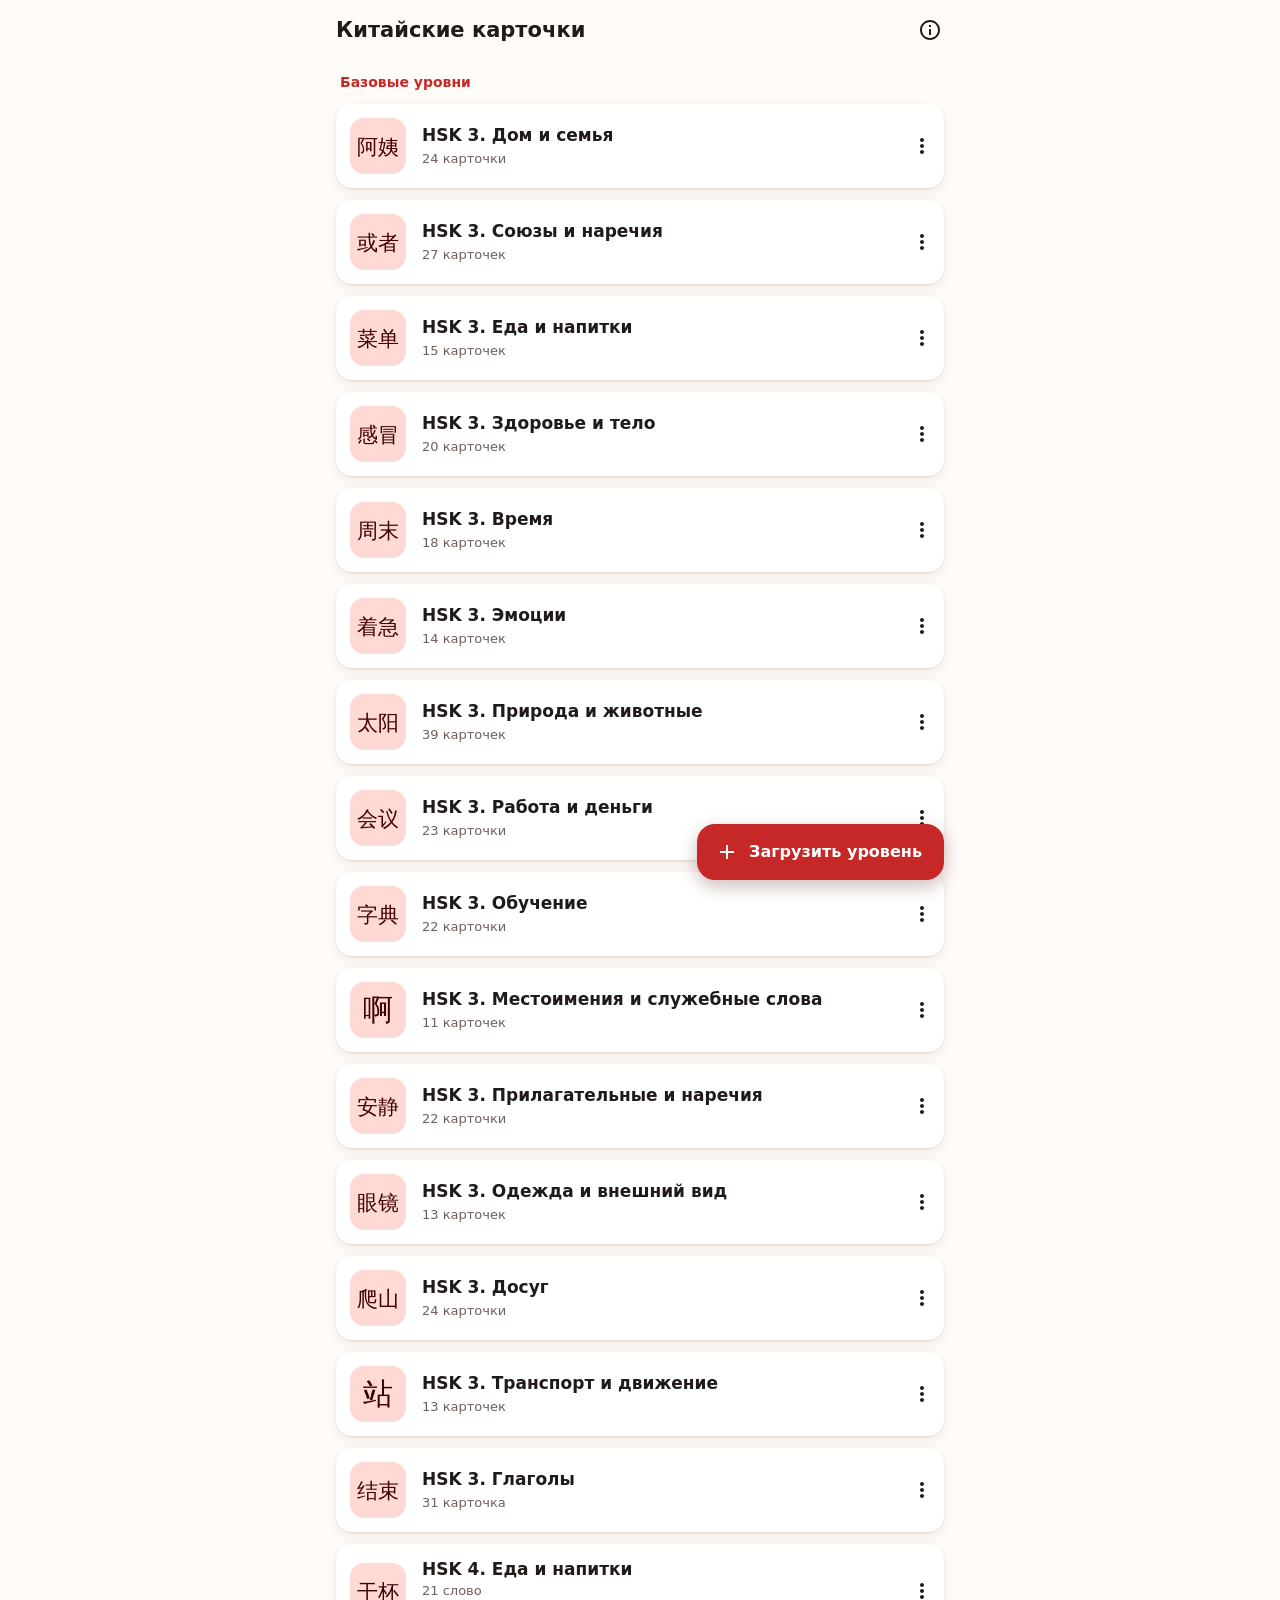
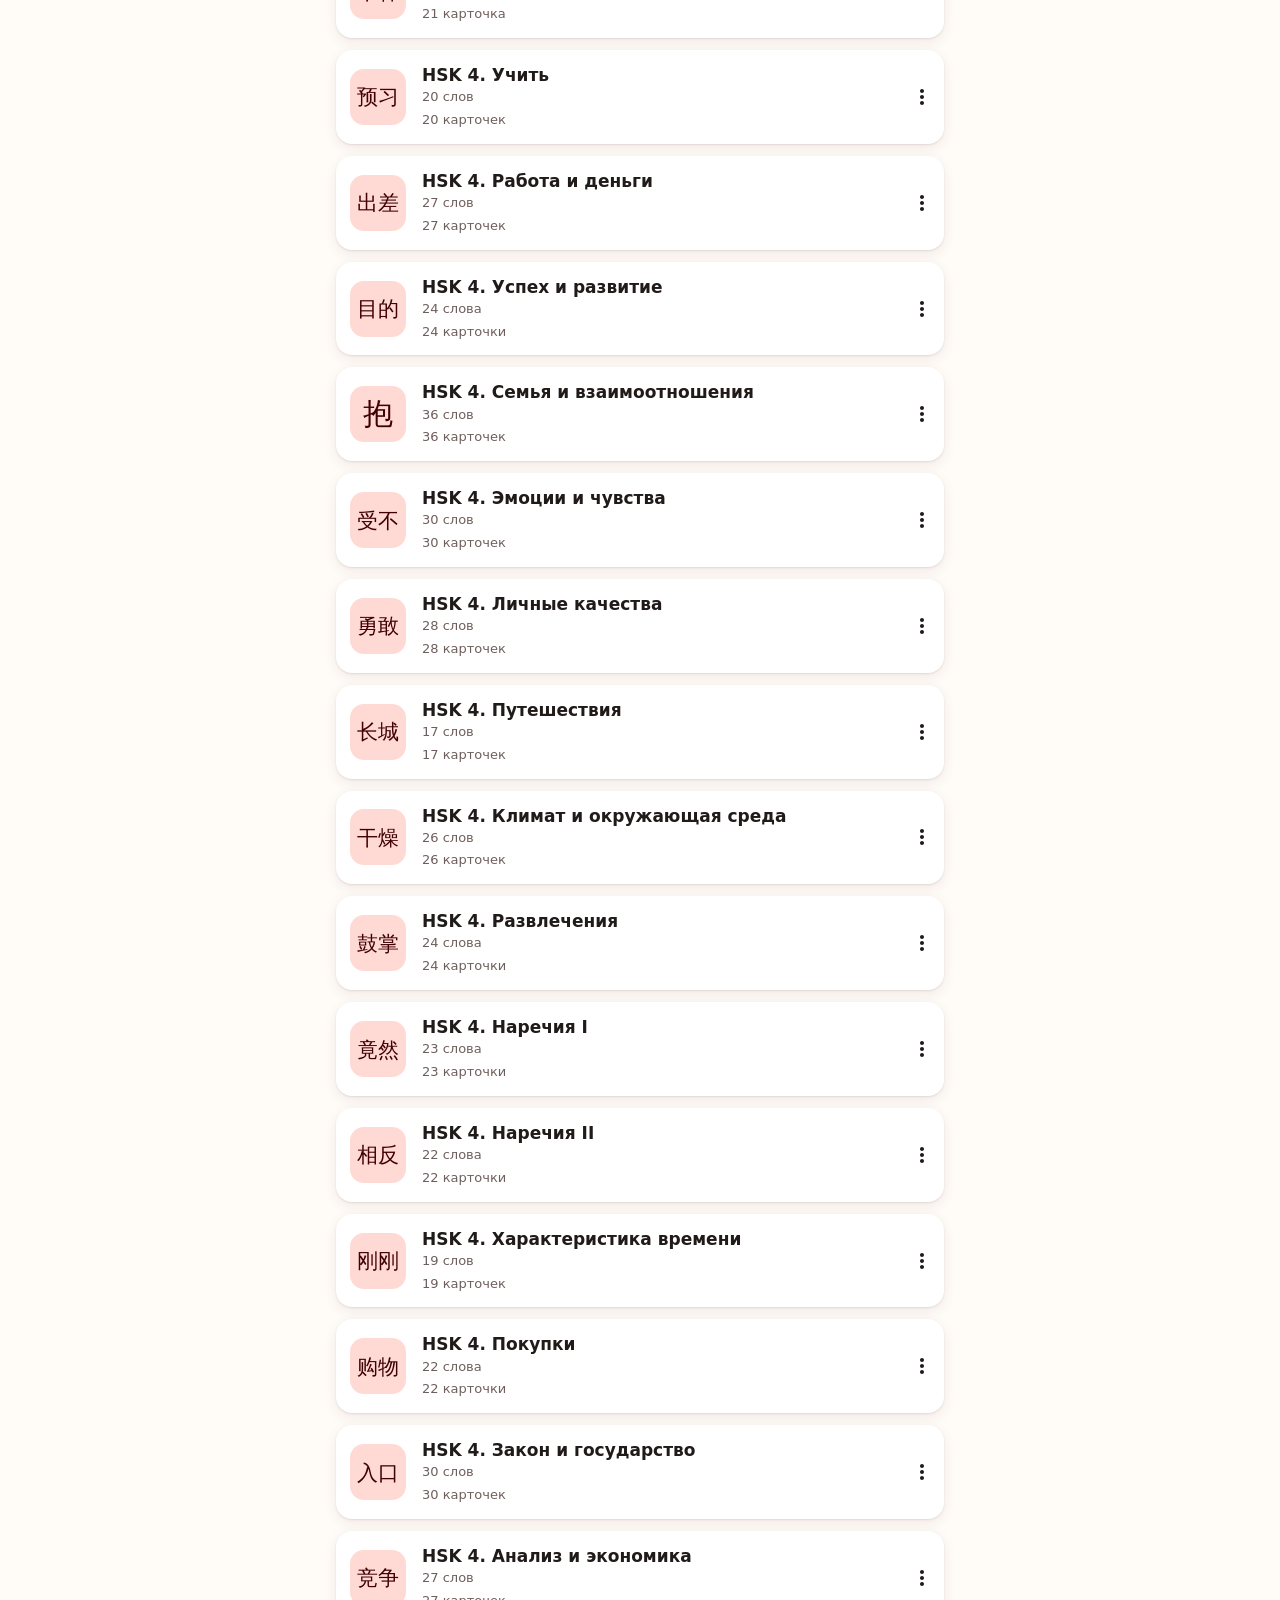
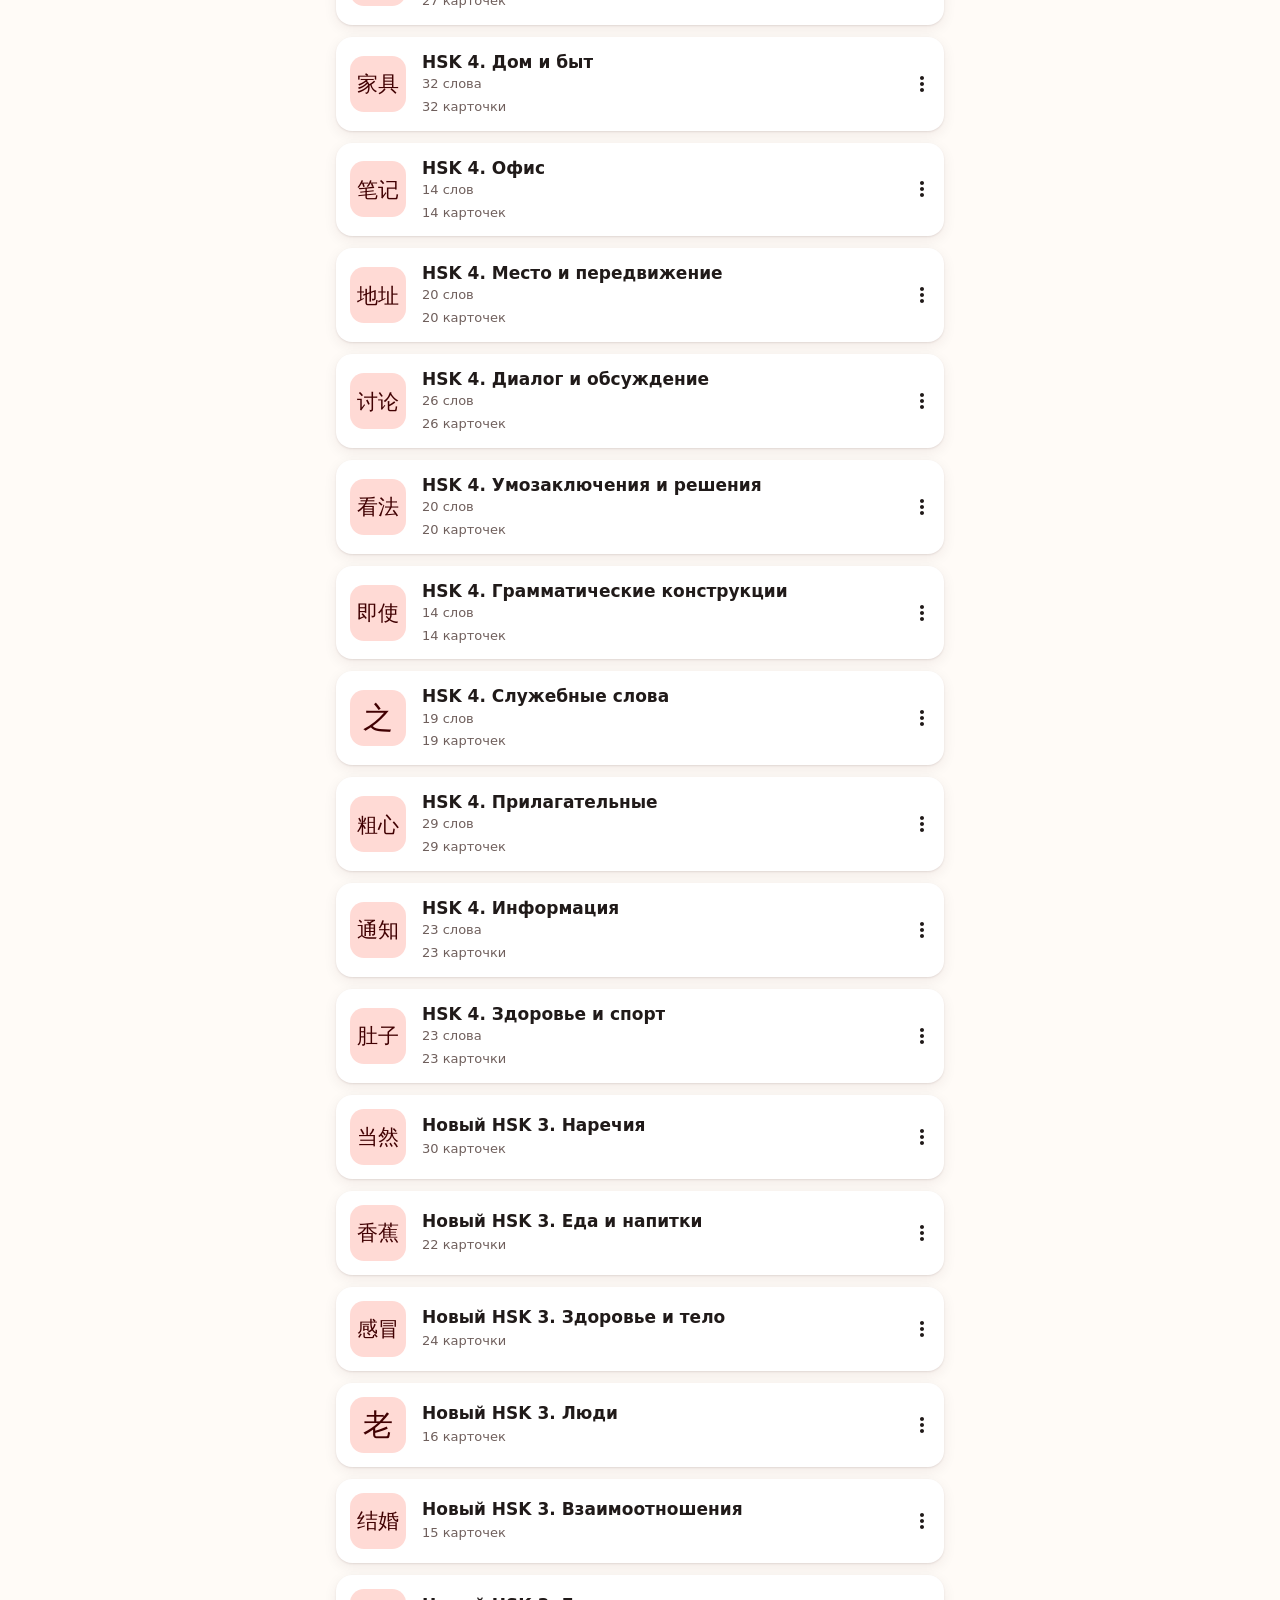
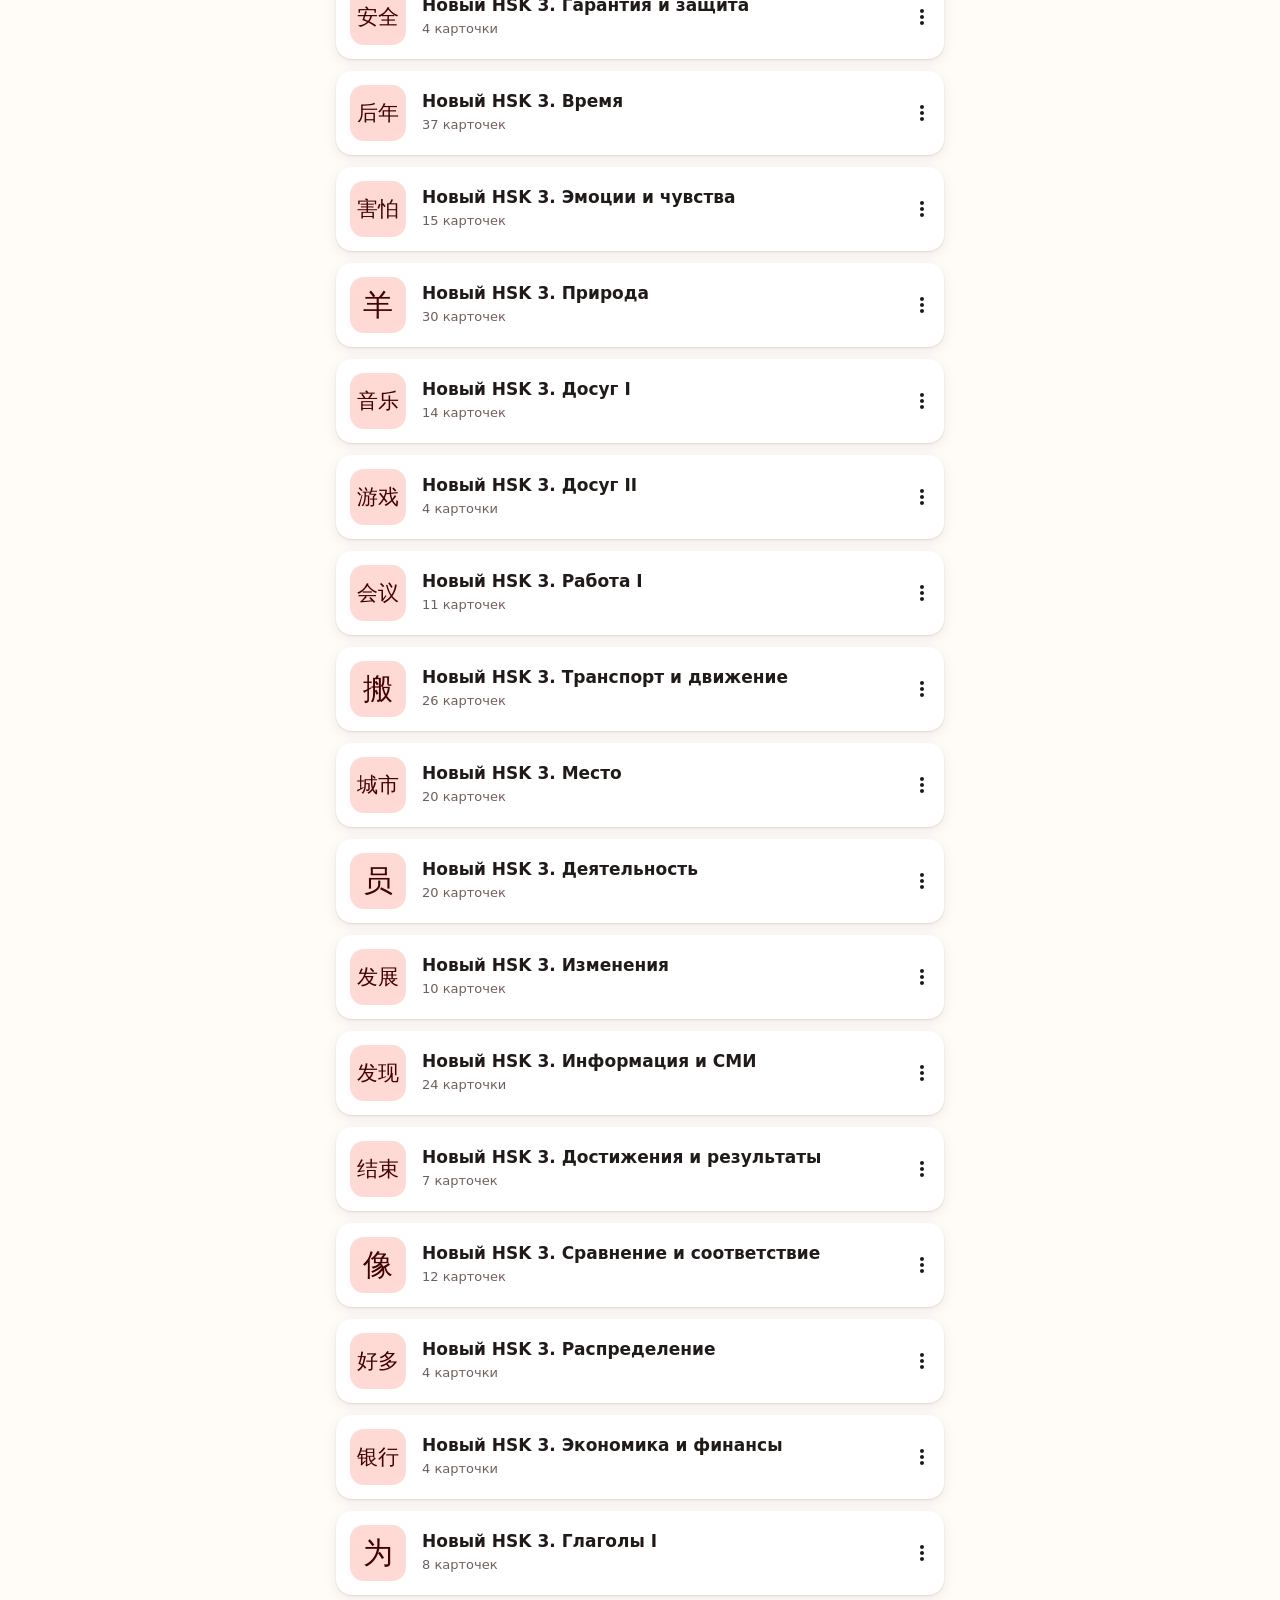
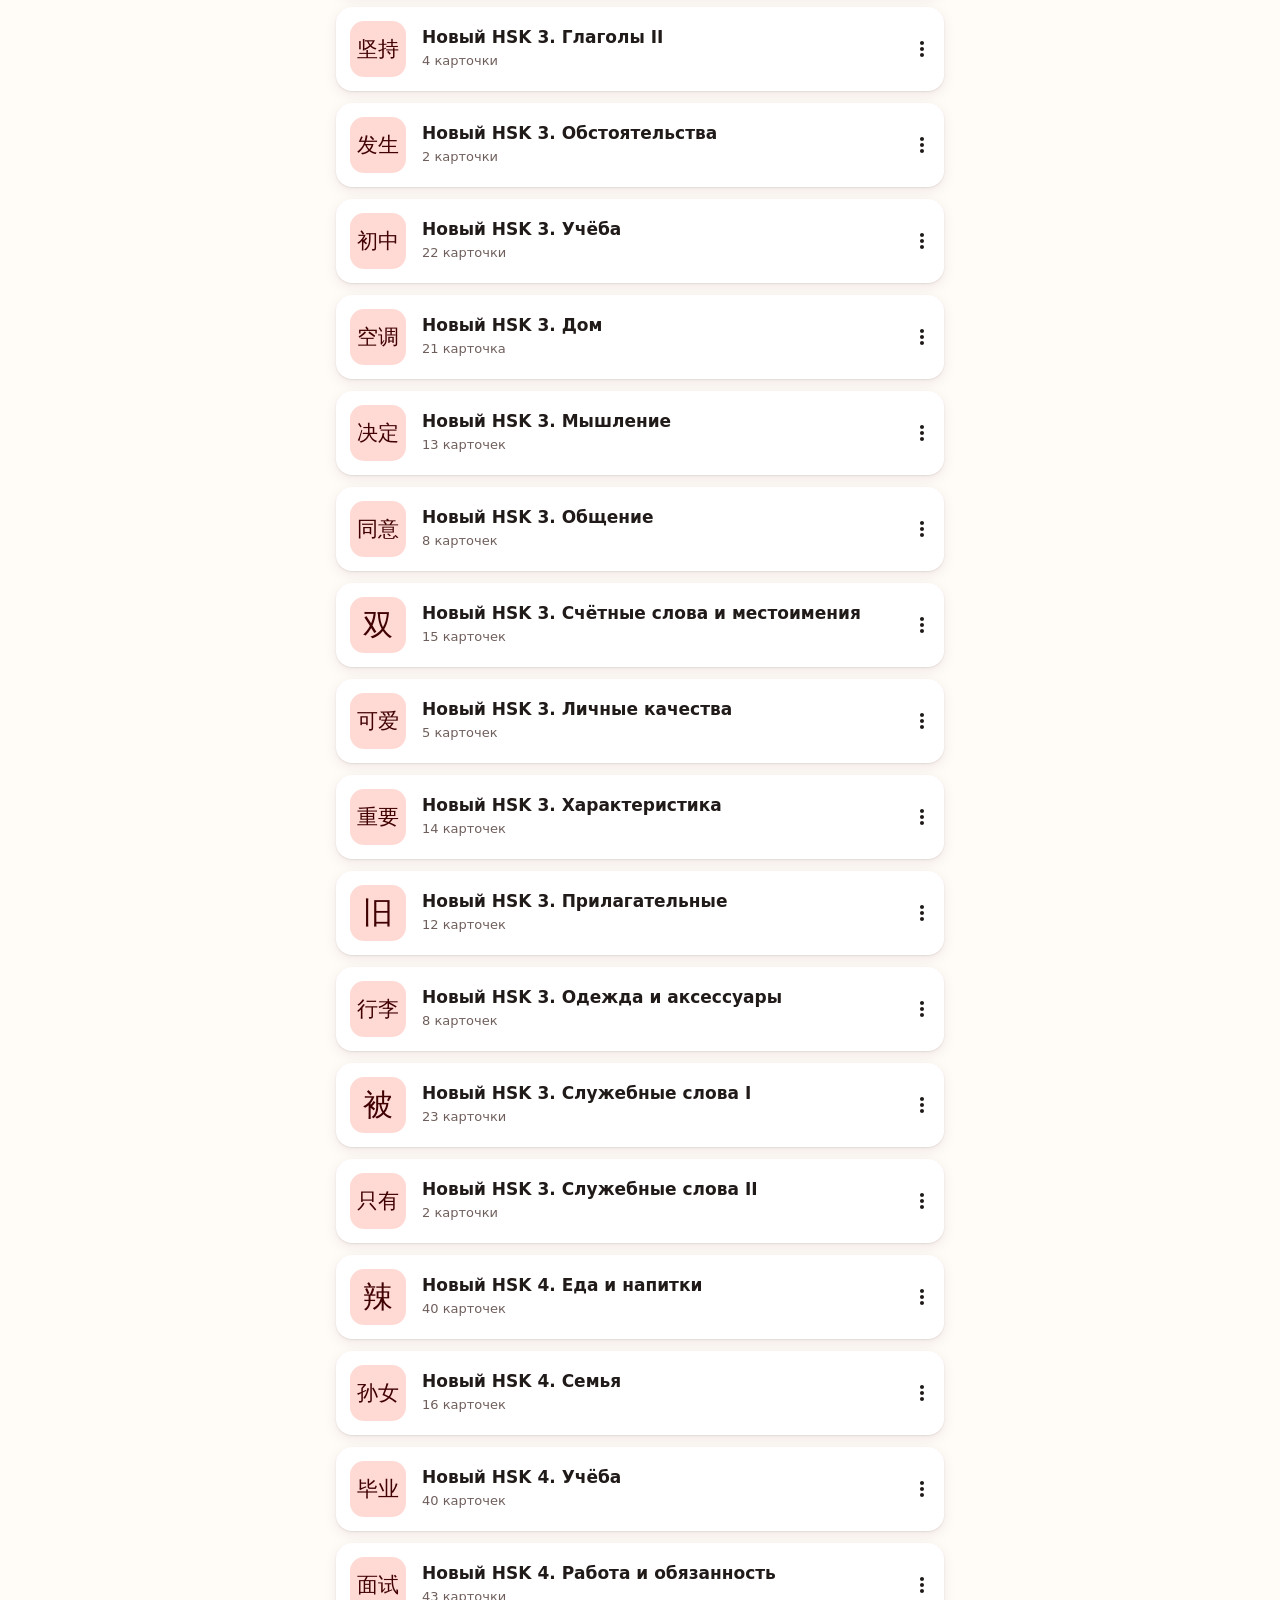
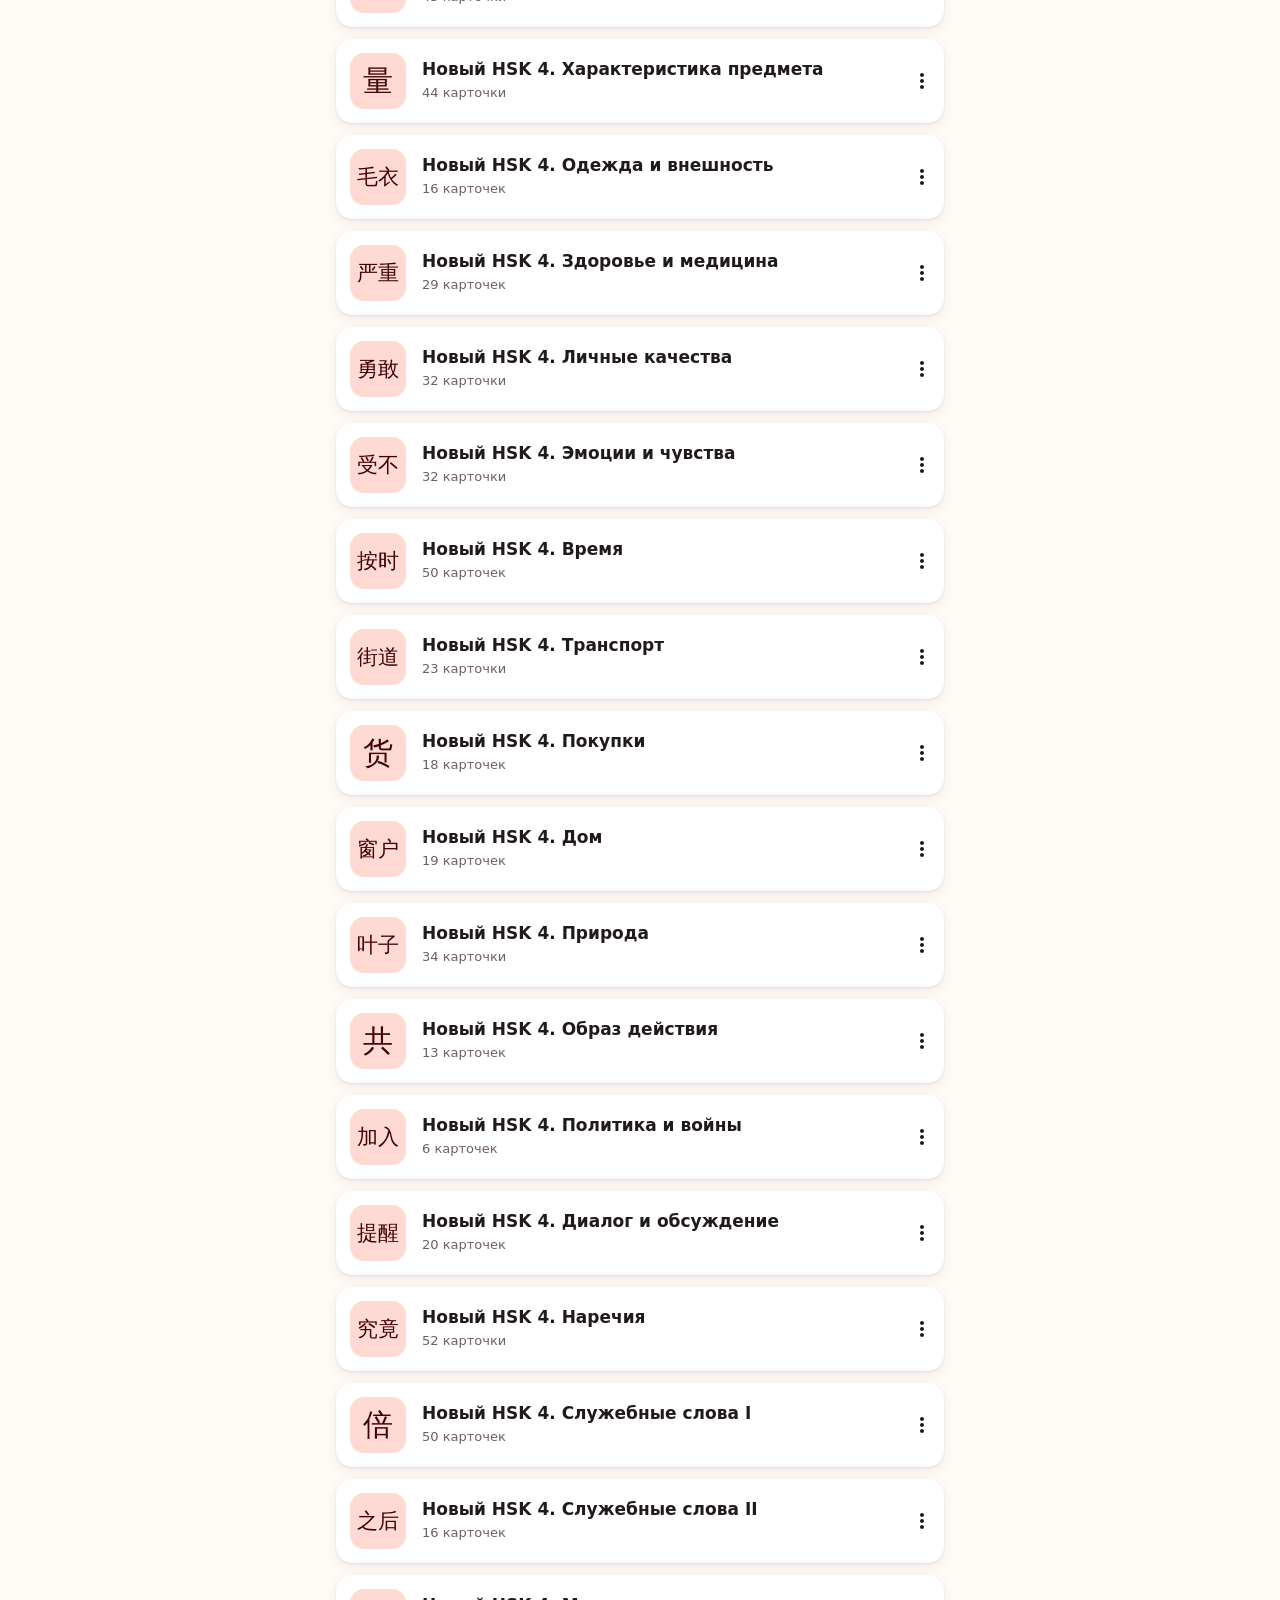
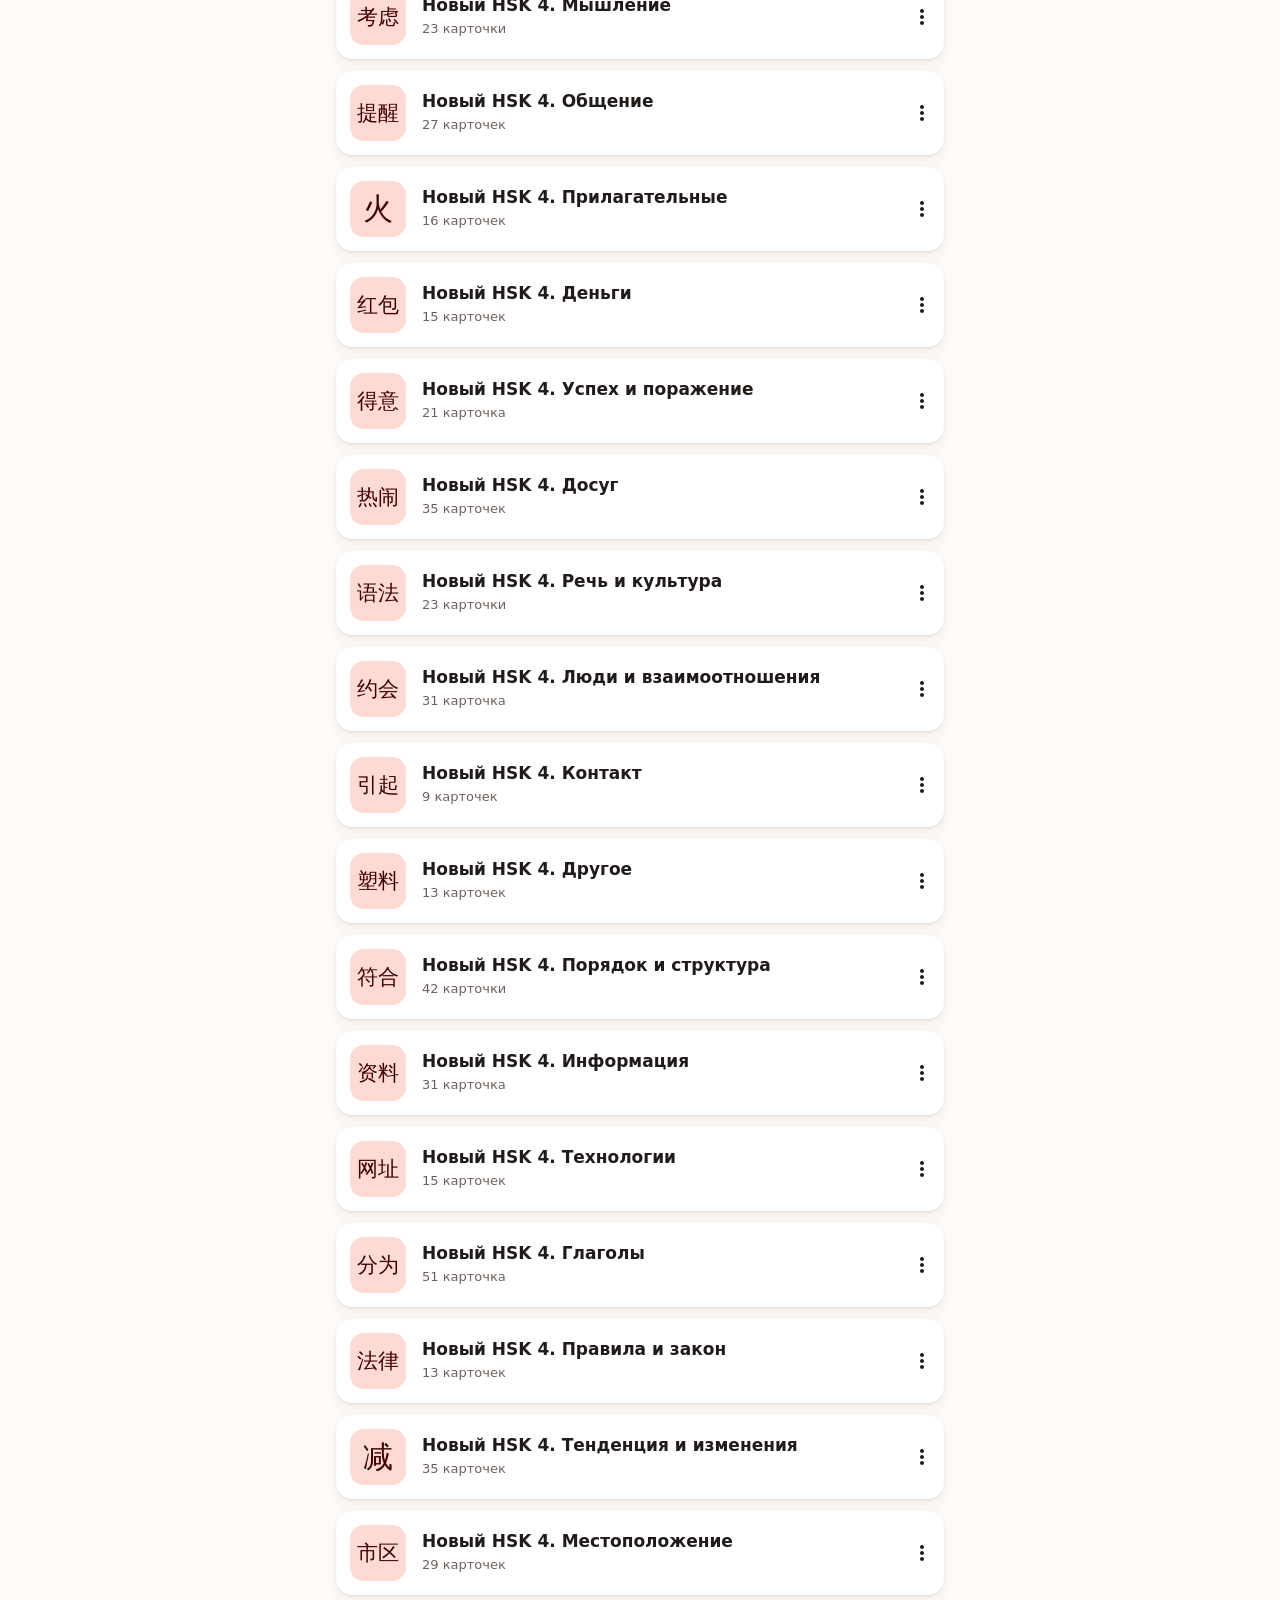
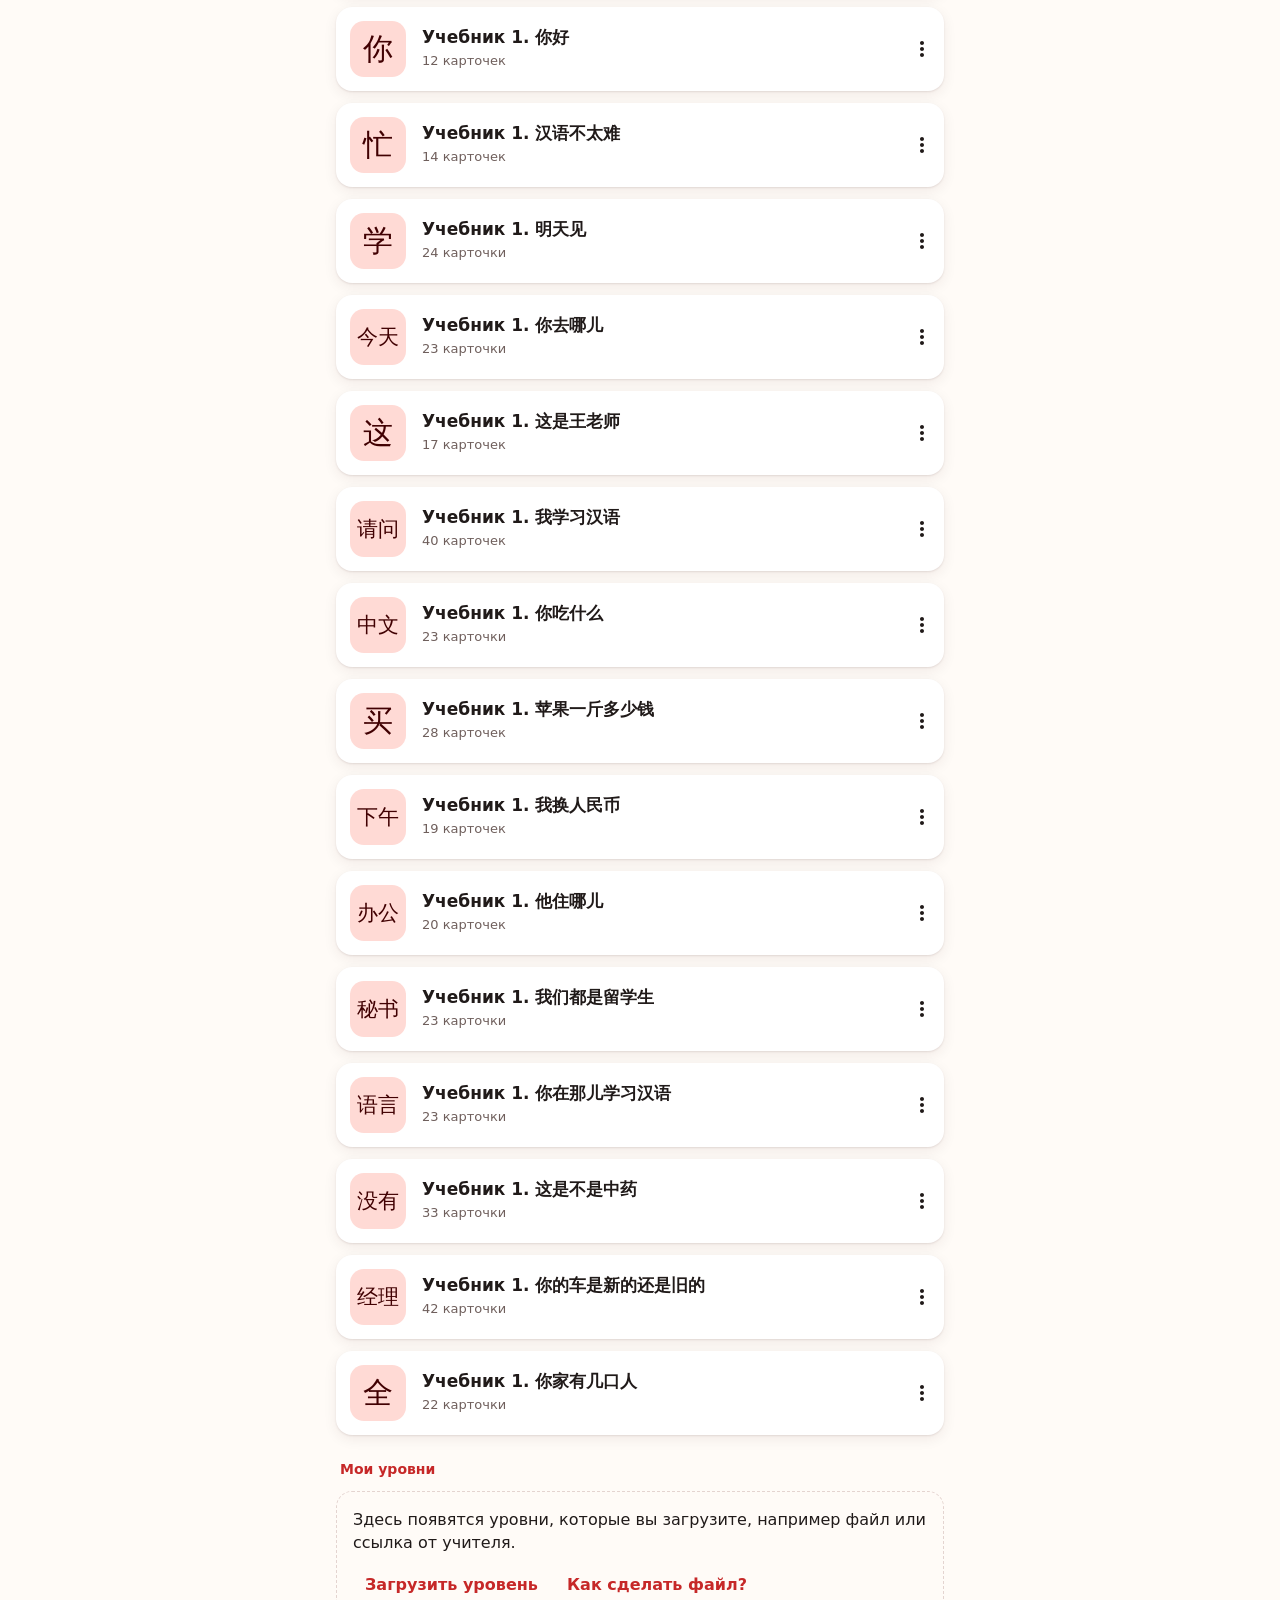
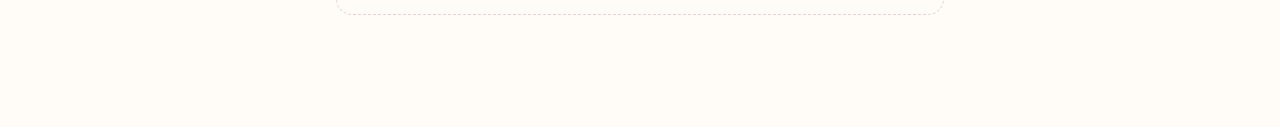
<file: index.html>
<!doctype html>
<html lang="ru">
<head>
  <meta charset="utf-8">
  <meta name="viewport" content="width=device-width, initial-scale=1, viewport-fit=cover">
  <title>Иероглифы</title>
  <meta name="description" content="Карточки для изучения китайских иероглифов: встроенные уровни и свои наборы из Excel.">
  <meta name="theme-color" content="#FFFBF7" media="(prefers-color-scheme: light)">
  <meta name="theme-color" content="#1A1110" media="(prefers-color-scheme: dark)">
  <meta name="color-scheme" content="light dark">
  <link rel="manifest" href="manifest.webmanifest">
  <link rel="icon" href="icons/favicon.svg" type="image/svg+xml">
  <link rel="apple-touch-icon" href="icons/apple-touch-icon.png">
  <meta name="apple-mobile-web-app-capable" content="yes">
  <meta name="mobile-web-app-capable" content="yes">
  <meta name="apple-mobile-web-app-title" content="Иероглифы">
  <meta name="apple-mobile-web-app-status-bar-style" content="default">
  <link rel="stylesheet" href="styles.css">
  <script type="module" src="js/app.js"></script>
</head>
<body>
  <div id="app">
    <noscript><p class="center">Для работы приложения нужен JavaScript.</p></noscript>
  </div>
  <dialog id="dialog" aria-label="Диалог"></dialog>
  <input type="file" id="file-input" accept=".xlsx,.csv,.tsv,.txt,.json" hidden>
</body>
</html>
</file>
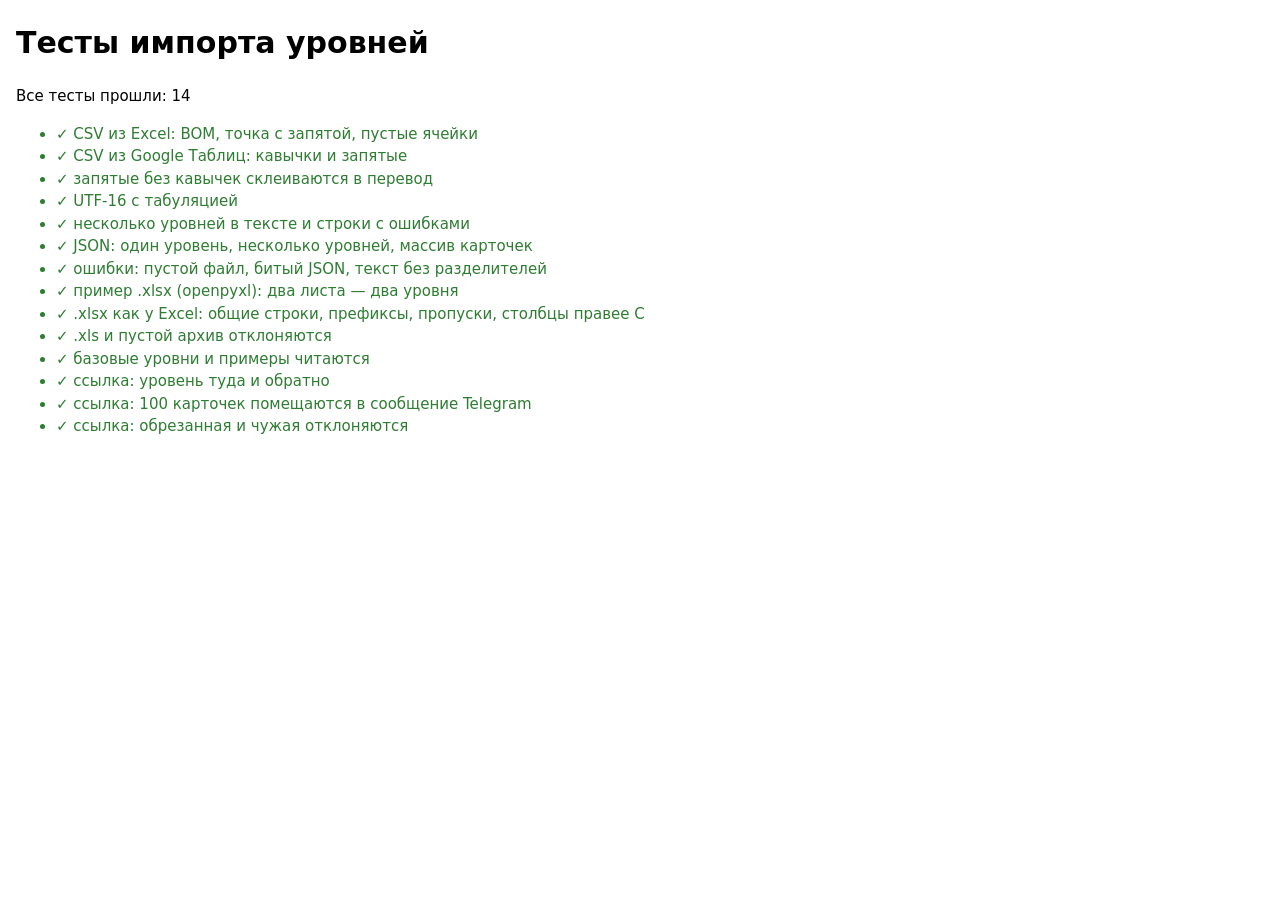
<file: tests/index.html>
<!doctype html>
<html lang="ru">
<head>
  <meta charset="utf-8">
  <meta name="viewport" content="width=device-width, initial-scale=1">
  <title>Тесты импорта</title>
  <style>
    body { font: 15px/1.5 system-ui, sans-serif; margin: 16px; }
    .ok { color: #2E7D32; } .fail { color: #BA1A1A; white-space: pre-wrap; }
  </style>
  <script type="module" src="tests.js"></script>
</head>
<body>
  <h1>Тесты импорта уровней</h1>
  <p id="summary">Выполняются…</p>
  <ul id="results"></ul>
</body>
</html>
</file>
<file: styles.css>
:root {
  --bg: #FFFBF7;
  --surface: #FFFFFF;
  --surface-2: #F6ECE9;
  --text: #201A19;
  --muted: #6F5F5C;
  --line: #E4D4D0;
  --primary: #C62828;
  --on-primary: #FFFFFF;
  --primary-soft: #FFDAD5;
  --on-primary-soft: #410002;
  --success: #2E7D32;
  --on-success: #FFFFFF;
  --danger: #BA1A1A;
  --shadow: 0 1px 2px rgba(60, 20, 15, .10), 0 4px 14px rgba(60, 20, 15, .07);
  --radius: 16px;
  --hanzi-font: "PingFang SC", "Hiragino Sans GB", "Noto Sans SC", "Noto Sans CJK SC", "Source Han Sans SC", "Microsoft YaHei", sans-serif;
}

@media (prefers-color-scheme: dark) {
  :root {
    --bg: #1A1110;
    --surface: #2A2120;
    --surface-2: #362C2A;
    --text: #F1DFDC;
    --muted: #C4ADA9;
    --line: #4E4240;
    --primary: #FFB4A9;
    --on-primary: #690003;
    --primary-soft: #93000A;
    --on-primary-soft: #FFDAD5;
    --success: #81C784;
    --on-success: #00390A;
    --danger: #FFB4AB;
    --shadow: 0 1px 3px rgba(0, 0, 0, .5);
  }
}

* { box-sizing: border-box; }

html, body { margin: 0; }

body {
  min-height: 100dvh;
  background: var(--bg);
  color: var(--text);
  font: 16px/1.45 system-ui, -apple-system, "Segoe UI", Roboto, sans-serif;
  -webkit-tap-highlight-color: transparent;
  -webkit-text-size-adjust: 100%;
}

button {
  font: inherit;
  color: inherit;
  background: none;
  border: 0;
  padding: 0;
  cursor: pointer;
}

:focus-visible { outline: 2px solid var(--primary); outline-offset: 2px; }

[lang="zh-CN"] { font-family: var(--hanzi-font); }

code { font-size: .92em; background: var(--surface-2); padding: 1px 5px; border-radius: 6px; overflow-wrap: anywhere; }

.muted { color: var(--muted); }
.small { font-size: 13px; }
.pad { padding: 0 4px; margin: 0; }
.center { text-align: center; padding: 48px 16px; }
.pre { white-space: pre-line; }
.warn { color: var(--danger); }

.icon { width: 24px; height: 24px; fill: currentColor; flex: none; }

#app {
  max-width: 640px;
  min-height: 100dvh;
  margin: 0 auto;
  display: flex;
  flex-direction: column;
  padding: env(safe-area-inset-top) env(safe-area-inset-right) env(safe-area-inset-bottom) env(safe-area-inset-left);
}

/* ---------- шапка ---------- */

.topbar {
  position: sticky;
  top: 0;
  z-index: 5;
  display: flex;
  align-items: center;
  gap: 4px;
  min-height: 60px;
  padding: 6px 8px;
  background: var(--bg);
}

.topbar h1 {
  flex: 1;
  min-width: 0;
  margin: 0 8px;
  font-size: 21px;
  font-weight: 650;
  white-space: nowrap;
  overflow: hidden;
  text-overflow: ellipsis;
}

.icon-btn {
  width: 44px;
  height: 44px;
  flex: none;
  display: grid;
  place-items: center;
  border-radius: 50%;
}

.icon-btn:active { background: var(--surface-2); }

@media (hover: hover) {
  .icon-btn:hover, .menu-item:hover, .btn.text:hover { background: var(--surface-2); }
}

/* ---------- список ---------- */

.list {
  display: flex;
  flex-direction: column;
  gap: 12px;
  padding: 0 16px 112px;
}

.section {
  margin: 12px 4px 0;
  font-size: 14px;
  font-weight: 650;
  color: var(--primary);
}

.level {
  display: flex;
  align-items: center;
  background: var(--surface);
  border-radius: var(--radius);
  box-shadow: var(--shadow);
}

.level-main {
  flex: 1;
  min-width: 0;
  display: flex;
  align-items: center;
  gap: 16px;
  padding: 14px 0 14px 14px;
  text-align: left;
  border-radius: var(--radius) 0 0 var(--radius);
}

.level-icon {
  width: 56px;
  height: 56px;
  flex: none;
  display: grid;
  place-items: center;
  border-radius: 14px;
  background: var(--primary-soft);
  color: var(--on-primary-soft);
  font-size: 30px;
  line-height: 1;
}

.level-icon.two { font-size: 21px; }

.level-text { min-width: 0; display: flex; flex-direction: column; gap: 2px; }

.level-title, .level-desc {
  display: -webkit-box;
  -webkit-box-orient: vertical;
  -webkit-line-clamp: 2;
  overflow: hidden;
}

.level-title { font-size: 17px; font-weight: 600; line-height: 1.3; }
.level-desc { font-size: 13px; color: var(--muted); }
.level-meta { font-size: 13px; color: var(--muted); margin-top: 2px; }
.done { color: var(--success); font-weight: 600; }
.in-progress { color: var(--primary); }

.empty {
  padding: 12px 12px 8px 16px;
  border: 1.5px dashed var(--line);
  border-radius: var(--radius);
}

.empty p { margin: 4px 0 8px; }

.fab {
  position: fixed;
  right: max(16px, calc(50vw - 304px));
  bottom: calc(20px + env(safe-area-inset-bottom));
  z-index: 10;
  display: flex;
  align-items: center;
  gap: 10px;
  height: 56px;
  padding: 0 22px 0 18px;
  border-radius: 18px;
  background: var(--primary);
  color: var(--on-primary);
  font-weight: 650;
  box-shadow: 0 6px 18px rgba(80, 10, 5, .28);
}

.fab:active { transform: scale(.97); }

/* ---------- кнопки ---------- */

.btn {
  height: 44px;
  padding: 0 18px;
  display: inline-flex;
  align-items: center;
  justify-content: center;
  gap: 8px;
  border-radius: 22px;
  font-weight: 600;
  text-decoration: none;
  transition: transform .1s;
}

.btn:active { transform: scale(.97); }
.btn.primary { background: var(--primary); color: var(--on-primary); }
.btn.success { background: var(--success); color: var(--on-success); }
.btn.outline { border: 1.5px solid var(--line); }
.btn.tonal { background: var(--primary-soft); color: var(--on-primary-soft); }
.btn.text { color: var(--primary); padding: 0 12px; }
.btn.danger { color: var(--danger); }

.btn.big {
  flex: 1;
  height: 62px;
  border-radius: 31px;
  font-size: 19px;
}

/* ---------- прохождение ---------- */

.study {
  flex: 1;
  min-height: 0;
  display: flex;
  flex-direction: column;
  padding: 0 16px 16px;
}

.progress {
  height: 8px;
  overflow: hidden;
  border-radius: 4px;
  background: var(--surface-2);
}

.progress-bar {
  width: 0;
  height: 100%;
  border-radius: 4px;
  background: var(--success);
  transition: width .3s ease;
}

.counts {
  display: flex;
  justify-content: space-between;
  margin: 8px 2px 0;
  font-size: 14px;
  font-weight: 600;
}

.counts .left { color: var(--muted); font-weight: 500; }

.stage {
  flex: 1;
  min-height: 340px;
  display: flex;
  padding: 16px 0;
  overflow: hidden;
}

.flashcard {
  flex: 1;
  min-width: 0;
  display: flex;
  flex-direction: column;
  align-items: center;
  justify-content: center;
  padding: 24px 20px;
  text-align: center;
  background: var(--surface);
  border-radius: 28px;
  box-shadow: var(--shadow);
  cursor: pointer;
  user-select: none;
  -webkit-user-select: none;
}

.flashcard.enter { animation: card-in .28s ease-out; }

@keyframes card-in {
  from { transform: translateX(45%); opacity: 0; }
  to { transform: none; opacity: 1; }
}

@media (prefers-reduced-motion: reduce) {
  .flashcard.enter { animation: none; }
}

.hanzi { line-height: 1.15; overflow-wrap: anywhere; }
.len1 { font-size: min(132px, 36vw); }
.len2 { font-size: min(100px, 27vw); }
.len3 { font-size: min(76px, 21vw); }
.len4 { font-size: min(62px, 17vw); }
.len5 { font-size: min(44px, 11vw); }

.answer {
  display: grid;
  grid-template-rows: 0fr;
  opacity: 0;
  visibility: hidden;
  transition: grid-template-rows .25s ease, opacity .25s ease, visibility 0s .25s;
}

.answer > div {
  min-height: 0;
  overflow: hidden;
  display: flex;
  flex-direction: column;
  align-items: center;
}

.revealed .answer {
  grid-template-rows: 1fr;
  opacity: 1;
  visibility: visible;
  transition-delay: 0s;
}

.pinyin { margin-top: 18px; font-size: 32px; color: var(--primary); line-height: 1.2; }
.translation { margin-top: 8px; font-size: 22px; line-height: 1.3; }

.speak {
  margin-top: 14px;
  padding: 8px 16px;
  display: inline-flex;
  align-items: center;
  gap: 8px;
  border-radius: 20px;
  color: var(--primary);
  font-weight: 600;
}

.speak[hidden] { display: none; }
.speak:active { background: var(--surface-2); }

.hint { margin-top: 22px; font-size: 15px; color: var(--muted); }
.revealed .hint { display: none; }

.actions { display: flex; gap: 12px; }

.finish {
  flex: 1;
  display: flex;
  flex-direction: column;
  align-items: center;
  justify-content: center;
  gap: 4px;
  text-align: center;
}

.finish .emoji { font-size: 72px; line-height: 1; }
.finish h2 { margin: 16px 0 4px; font-size: 28px; }
.finish p { margin: 0; }
.finish .big-text { font-size: 18px; font-weight: 600; }
.finish .btn { width: 100%; max-width: 420px; height: 56px; border-radius: 28px; font-size: 17px; }
.finish .btn.primary { margin-top: 32px; }
.finish .btn.outline { margin-top: 8px; }

/* ---------- диалоги ---------- */

dialog {
  width: calc(100vw - 32px);
  max-width: 520px;
  max-height: calc(100dvh - 32px);
  padding: 0;
  border: 0;
  background: transparent;
  color: var(--text);
  overflow: visible;
}

dialog::backdrop { background: rgba(20, 8, 6, .5); }

.sheet {
  max-height: calc(100dvh - 32px);
  overflow: auto;
  padding: 22px 20px 14px;
  background: var(--surface);
  border-radius: 24px;
}

.sheet h2 { margin: 0 0 12px; font-size: 21px; line-height: 1.3; }
.sheet p { margin: 0 0 12px; }

.dialog-buttons {
  display: flex;
  flex-wrap: wrap;
  justify-content: flex-end;
  gap: 4px;
  margin-top: 16px;
}

.option, .menu-item {
  width: 100%;
  display: flex;
  align-items: center;
  gap: 16px;
  text-align: left;
}

.option {
  padding: 14px 16px;
  border-radius: var(--radius);
  background: var(--surface-2);
}

.option .icon { color: var(--primary); }

.menu-item { padding: 12px 8px; border-radius: 12px; }
.menu-item.danger { color: var(--danger); }

.option small, .menu-item small, .paste-label small {
  display: block;
  color: var(--muted);
  font-size: 13px;
  font-weight: 400;
}

.paste-label { display: block; margin: 20px 0 8px; }

textarea {
  width: 100%;
  padding: 10px 12px;
  font: inherit;
  font-size: 16px;
  color: var(--text);
  background: var(--bg);
  border: 1.5px solid var(--line);
  border-radius: 12px;
  resize: vertical;
}

textarea:focus { outline: 2px solid var(--primary); border-color: transparent; }

.link-box { font-size: 13px; word-break: break-all; color: var(--muted); }

.preview-level { margin-bottom: 14px; }
.sample { font-size: 14px; color: var(--muted); }

.note {
  margin-top: 8px;
  padding: 12px 12px 6px;
  font-size: 14px;
  background: var(--surface-2);
  border-radius: 12px;
}

.note .btn { margin: 6px 0 0 -12px; }

.toast {
  position: fixed;
  left: 50%;
  bottom: calc(92px + env(safe-area-inset-bottom));
  z-index: 100;
  max-width: calc(100vw - 32px);
  padding: 12px 18px;
  transform: translateX(-50%);
  background: #33292A;
  color: #FFF;
  border-radius: 12px;
  box-shadow: 0 4px 16px rgba(0, 0, 0, .25);
  animation: toast-in .2s ease-out;
}

@keyframes toast-in {
  from { opacity: 0; transform: translate(-50%, 8px); }
}

/* ---------- помощь ---------- */

.help { padding: 0 16px 40px; }
.help h2 { margin: 24px 0 6px; font-size: 17px; color: var(--primary); }
.help p { margin: 6px 0; }
.help ol { margin: 6px 0; padding-left: 22px; }
.help li { margin: 4px 0; }

.help pre {
  margin: 10px 0;
  padding: 12px 14px;
  overflow-x: auto;
  font-size: 14px;
  background: var(--surface-2);
  border-radius: 12px;
}

.downloads { display: flex; flex-wrap: wrap; gap: 8px; margin: 8px 0; }
</file>
